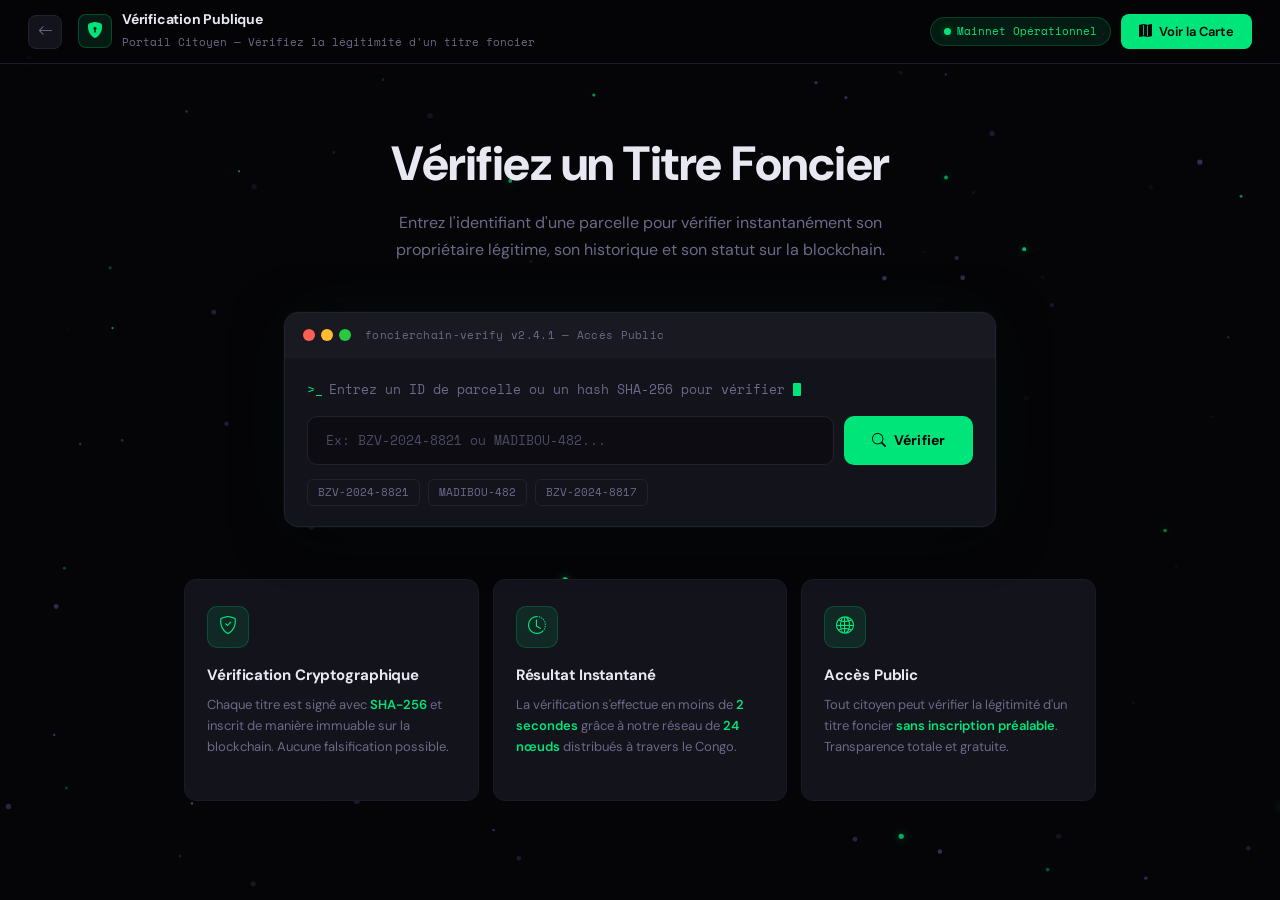
<file: portail_public.html>
<!DOCTYPE html>
<html lang="fr">

<head>
  <meta charset="UTF-8" />
  <meta name="viewport" content="width=device-width, initial-scale=1.0" />
  <title>Vérification Publique | FoncierChain</title>


  <link href="https://cdn.jsdelivr.net/npm/bootstrap@5.3.3/dist/css/bootstrap.min.css" rel="stylesheet" />

  <link
    href="https://fonts.googleapis.com/css2?family=Space+Mono:wght@400;700&family=DM+Sans:ital,wght@0,300;0,400;0,500;0,600;0,700;1,400&display=swap"
    rel="stylesheet" />

  <link rel="stylesheet" href="https://cdn.jsdelivr.net/npm/bootstrap-icons@1.11.3/font/bootstrap-icons.min.css" />

  <link rel="stylesheet" href="css/portail_public.css" />
</head>

<body>


  <canvas id="particle-canvas" aria-hidden="true"></canvas>

  <header class="fc-navbar" role="banner">

    <!-- Back -->
    <a href="index.html" class="nav-back-btn" aria-label="Retour">
      <i class="bi bi-arrow-left"></i>
    </a>

    <!-- Brand -->
    <div class="nav-brand">
      <div class="nav-brand__icon" aria-hidden="true">
        <i class="bi bi-shield-lock-fill"></i>
      </div>
      <div class="nav-brand__text">
        <h1>Vérification Publique</h1>
        <p>Portail Citoyen — Vérifiez la légitimité d'un titre foncier</p>
      </div>
    </div>


    <nav class="nav-actions" aria-label="Actions rapides">
      <div class="badge-mainnet" role="status">Mainnet Opérationnel</div>
      <a href="carte.html" class="btn-map">
        <i class="bi bi-map-fill"></i>
        Voir la Carte
      </a>
    </nav>
  </header>


  <div class="page-wrapper">


    <section class="hero-section" aria-labelledby="hero-title">
      <h2 id="hero-title" class="fade-up">Vérifiez un Titre Foncier</h2>
      <p class="fade-up">
        Entrez l'identifiant d'une parcelle pour vérifier instantanément son
        propriétaire légitime, son historique et son statut sur la blockchain.
      </p>
    </section>


    <div class="terminal-wrapper fade-up" role="search">
      <div class="terminal-card">


        <div class="terminal-titlebar" aria-hidden="true">
          <div class="terminal-dots">
            <span class="terminal-dot dot-red"></span>
            <span class="terminal-dot dot-yellow"></span>
            <span class="terminal-dot dot-green-mac"></span>
          </div>
          <span class="terminal-title">foncierchain-verify v2.4.1 — Accès Public</span>
        </div>


        <div class="terminal-body">
          <div class="terminal-prompt" aria-label="Invite de commande">
            Entrez un ID de parcelle ou un hash SHA-256 pour vérifier
            <span class="cursor-blink" aria-hidden="true"></span>
          </div>


          <div class="search-row">
            <div class="search-input-wrap">
              <input type="text" id="verify-input" class="search-input"
                placeholder="Ex: BZV-2024-8821 ou MADIBOU-482..."
                aria-label="Identifiant ou hash SHA-256 de la parcelle" autocomplete="off" spellcheck="false"
                onkeypress="if(event.key==='Enter')runVerify()" />
            </div>
            <button class="btn-verify-main" onclick="runVerify()" id="verify-btn" aria-label="Lancer la vérification">
              <i class="bi bi-search"></i>
              Vérifier
            </button>
          </div>


          <div class="quick-tags" role="list" aria-label="Exemples de recherche rapide">
            <button class="quick-tag" role="listitem" onclick="setQuery('BZV-2024-8821')">BZV-2024-8821</button>
            <button class="quick-tag" role="listitem" onclick="setQuery('MADIBOU-482')">MADIBOU-482</button>
            <button class="quick-tag" role="listitem" onclick="setQuery('BZV-2024-8817')">BZV-2024-8817</button>
          </div>
        </div>
      </div>
    </div>


    <div class="result-panel" id="result-panel" role="region" aria-live="polite"
      aria-label="Résultat de la vérification"></div>


    <section class="features-section" aria-labelledby="features-title">
      <h2 id="features-title" class="visually-hidden">Fonctionnalités</h2>
      <div class="features-grid">

        <article class="feature-card">
          <div class="feature-icon" aria-hidden="true">
            <i class="bi bi-shield-check"></i>
          </div>
          <h3>Vérification Cryptographique</h3>
          <p>
            Chaque titre est signé avec <strong>SHA-256</strong> et inscrit de manière immuable
            sur la blockchain. Aucune falsification possible.
          </p>
        </article>

        <article class="feature-card">
          <div class="feature-icon" aria-hidden="true">
            <i class="bi bi-clock-history"></i>
          </div>
          <h3>Résultat Instantané</h3>
          <p>
            La vérification s'effectue en moins de <strong>2 secondes</strong> grâce à notre
            réseau de <strong>24 nœuds</strong> distribués à travers le Congo.
          </p>
        </article>

        <article class="feature-card">
          <div class="feature-icon" aria-hidden="true">
            <i class="bi bi-globe2"></i>
          </div>
          <h3>Accès Public</h3>
          <p>
            Tout citoyen peut vérifier la légitimité d'un titre foncier
            <strong>sans inscription préalable</strong>. Transparence totale et gratuite.
          </p>
        </article>

      </div>
    </section>

  </div>

  <script src="https://cdn.jsdelivr.net/npm/bootstrap@5.3.3/dist/js/bootstrap.bundle.min.js"></script>
  <script src="js/portail_public.js"></script>
</body>

</html>
</file>
<file: css/portail_public.css>
:root {
      --fc-bg:          #050508;
      --fc-surface:     #0c0c12;
      --fc-card:        #13131c;
      --fc-card-hover:  #181824;
      --fc-border:      #1a1a28;
      --fc-border-soft: #22222f;
      --fc-green:       #00e57a;
      --fc-green-dim:   rgba(0,229,122,.10);
      --fc-green-mid:   rgba(0,229,122,.20);
      --fc-green-glow:  rgba(0,229,122,.35);
      --fc-red:         #ff3b5c;
      --fc-orange:      #ffb020;
      --fc-text:        #e8e8f2;
      --fc-muted:       #6a6a88;
      --fc-muted2:      #4a4a62;
      --fc-mono:        'Space Mono', monospace;
      --fc-sans:        'DM Sans', sans-serif;
      --nav-h:          64px;
    }

    *, *::before, *::after { box-sizing: border-box; margin: 0; padding: 0; }
    html { scroll-behavior: smooth; }
    body {
      min-height: 100vh;
      background: var(--fc-bg);
      color: var(--fc-text);
      font-family: var(--fc-sans);
      overflow-x: hidden;
    }
    a { text-decoration: none; color: inherit; }

    ::-webkit-scrollbar { width: 4px; }
    ::-webkit-scrollbar-track { background: var(--fc-surface); }
    ::-webkit-scrollbar-thumb { background: var(--fc-border-soft); border-radius: 4px; }

    .fc-navbar {
      position: fixed;
      top: 0; left: 0; right: 0;
      height: var(--nav-h);
      z-index: 1000;
      background: rgba(5, 5, 8, .92);
      backdrop-filter: blur(14px);
      -webkit-backdrop-filter: blur(14px);
      border-bottom: 1px solid var(--fc-border);
      display: flex;
      align-items: center;
      padding: 0 28px;
      gap: 16px;
    }

    .nav-back-btn {
      display: flex;
      align-items: center;
      justify-content: center;
      width: 34px; height: 34px;
      border-radius: 8px;
      border: 1px solid var(--fc-border-soft);
      background: var(--fc-card);
      color: var(--fc-muted);
      font-size: 15px;
      cursor: pointer;
      transition: all .2s;
      flex-shrink: 0;
    }
    .nav-back-btn:hover { color: var(--fc-text); border-color: var(--fc-green); background: var(--fc-green-dim); }

    .nav-brand {
      display: flex;
      align-items: center;
      gap: 10px;
    }

    .nav-brand__icon {
      width: 34px; height: 34px;
      border-radius: 8px;
      background: var(--fc-green-dim);
      border: 1px solid rgba(0,229,122,.25);
      display: flex;
      align-items: center;
      justify-content: center;
      font-size: 16px;
      color: var(--fc-green);
    }

    .nav-brand__text h1 {
      font-size: 14px;
      font-weight: 700;
      color: var(--fc-text);
      line-height: 1.1;
      letter-spacing: -.2px;
    }

    .nav-brand__text p {
      font-size: 10.5px;
      color: var(--fc-muted);
      font-family: var(--fc-mono);
      margin: 0;
    }

    .nav-actions {
      margin-left: auto;
      display: flex;
      align-items: center;
      gap: 10px;
    }

    .badge-mainnet {
      display: flex;
      align-items: center;
      gap: 6px;
      font-family: var(--fc-mono);
      font-size: 11px;
      color: var(--fc-green);
      background: var(--fc-green-dim);
      border: 1px solid rgba(0,229,122,.2);
      border-radius: 20px;
      padding: 5px 13px;
      white-space: nowrap;
    }
    .badge-mainnet::before {
      content: '';
      width: 7px; height: 7px;
      border-radius: 50%;
      background: var(--fc-green);
      box-shadow: 0 0 8px var(--fc-green-glow);
      animation: pulse-dot 2s ease-in-out infinite;
    }

    .btn-map {
      display: flex;
      align-items: center;
      gap: 7px;
      font-size: 13px;
      font-weight: 600;
      color: var(--fc-bg);
      background: var(--fc-green);
      border: none;
      border-radius: 8px;
      padding: 8px 18px;
      cursor: pointer;
      transition: opacity .2s, box-shadow .2s;
      white-space: nowrap;
      text-decoration: none;
    }
    .btn-map:hover {
      opacity: .88;
      box-shadow: 0 0 20px var(--fc-green-glow);
      color: var(--fc-bg);
    }

    #particle-canvas {
      position: fixed;
      top: 0; left: 0;
      width: 100%; height: 100%;
      pointer-events: none;
      z-index: 0;
    }

    .page-wrapper {
      position: relative;
      z-index: 1;
      padding-top: var(--nav-h);
      min-height: 100vh;
      display: flex;
      flex-direction: column;
    }

    .hero-section {
      padding: 72px 24px 48px;
      text-align: center;
      max-width: 720px;
      margin: 0 auto;
      width: 100%;
    }

    .hero-section h2 {
      font-size: clamp(30px, 5vw, 48px);
      font-weight: 800;
      color: var(--fc-text);
      letter-spacing: -.5px;
      line-height: 1.15;
      margin-bottom: 18px;
    }

    .hero-section p {
      font-size: 16px;
      color: var(--fc-muted);
      line-height: 1.7;
      max-width: 560px;
      margin: 0 auto;
    }

    .terminal-wrapper {
      max-width: 760px;
      margin: 0 auto;
      padding: 0 24px;
      width: 100%;
    }

    .terminal-card {
      background: var(--fc-card);
      border: 1px solid var(--fc-border-soft);
      border-radius: 14px;
      overflow: hidden;
      box-shadow:
        0 0 0 1px rgba(0,229,122,.04),
        0 8px 48px rgba(0,0,0,.55),
        0 0 80px rgba(0,229,122,.04);
      transition: box-shadow .3s;
    }
    .terminal-card:focus-within {
      box-shadow:
        0 0 0 1px rgba(0,229,122,.12),
        0 8px 48px rgba(0,0,0,.55),
        0 0 80px rgba(0,229,122,.08);
    }

    .terminal-titlebar {
      display: flex;
      align-items: center;
      gap: 10px;
      padding: 14px 18px;
      background: rgba(255,255,255,.025);
      border-bottom: 1px solid var(--fc-border);
    }

    .terminal-dots {
      display: flex;
      gap: 6px;
    }
    .terminal-dot {
      width: 12px; height: 12px;
      border-radius: 50%;
    }
    .dot-red    { background: #ff5f57; }
    .dot-yellow { background: #febc2e; }
    .dot-green-mac { background: #28c840; }

    .terminal-title {
      font-family: var(--fc-mono);
      font-size: 11px;
      color: var(--fc-muted);
      margin-left: 4px;
      letter-spacing: .3px;
    }

    .terminal-body {
      padding: 22px 22px 20px;
    }

    .terminal-prompt {
      font-family: var(--fc-mono);
      font-size: 13px;
      color: var(--fc-muted);
      margin-bottom: 16px;
      display: flex;
      align-items: center;
      gap: 6px;
    }
    .terminal-prompt::before {
      content: '>_';
      color: var(--fc-green);
    }

    .search-row {
      display: flex;
      gap: 10px;
      align-items: stretch;
    }

    .search-input-wrap {
      flex: 1;
      position: relative;
    }

    .search-input {
      width: 100%;
      background: var(--fc-surface);
      border: 1px solid var(--fc-border-soft);
      border-radius: 10px;
      color: var(--fc-text);
      font-family: var(--fc-mono);
      font-size: 13px;
      padding: 14px 18px;
      outline: none;
      transition: border-color .2s, box-shadow .2s;
      caret-color: var(--fc-green);
    }
    .search-input::placeholder { color: var(--fc-muted2); }
    .search-input:focus {
      border-color: rgba(0,229,122,.4);
      box-shadow: 0 0 0 3px rgba(0,229,122,.07);
    }

    .btn-verify-main {
      display: flex;
      align-items: center;
      gap: 8px;
      font-size: 14px;
      font-weight: 700;
      color: var(--fc-bg);
      background: var(--fc-green);
      border: none;
      border-radius: 10px;
      padding: 14px 28px;
      cursor: pointer;
      white-space: nowrap;
      transition: opacity .2s, box-shadow .2s, transform .15s;
      letter-spacing: .1px;
    }
    .btn-verify-main:hover {
      opacity: .9;
      box-shadow: 0 0 24px var(--fc-green-glow);
    }
    .btn-verify-main:active { transform: scale(.98); }
    .btn-verify-main.loading { opacity: .7; pointer-events: none; }

    .quick-tags {
      display: flex;
      gap: 8px;
      margin-top: 14px;
      flex-wrap: wrap;
    }

    .quick-tag {
      font-family: var(--fc-mono);
      font-size: 11px;
      color: var(--fc-muted);
      background: transparent;
      border: 1px solid var(--fc-border-soft);
      border-radius: 6px;
      padding: 4px 10px;
      cursor: pointer;
      transition: all .18s;
    }
    .quick-tag:hover {
      color: var(--fc-green);
      border-color: rgba(0,229,122,.35);
      background: var(--fc-green-dim);
    }

    .result-panel {
      max-width: 760px;
      margin: 20px auto 0;
      padding: 0 24px;
      width: 100%;
    }

    .result-box {
      border-radius: 12px;
      border: 1px solid;
      padding: 20px 22px;
      animation: slide-in .3s ease-out;
    }
    .result-box--success {
      background: var(--fc-green-dim);
      border-color: rgba(0,229,122,.25);
    }
    .result-box--error {
      background: rgba(255,59,92,.07);
      border-color: rgba(255,59,92,.25);
    }

    .result-header {
      display: flex;
      align-items: center;
      gap: 10px;
      margin-bottom: 16px;
    }
    .result-header__icon {
      width: 32px; height: 32px;
      border-radius: 8px;
      display: flex;
      align-items: center;
      justify-content: center;
      font-size: 15px;
    }
    .result-header__icon--success { background: var(--fc-green-mid); color: var(--fc-green); }
    .result-header__icon--error   { background: rgba(255,59,92,.15); color: var(--fc-red); }

    .result-header__title {
      font-size: 13px;
      font-weight: 700;
      color: var(--fc-text);
    }
    .result-header__sub {
      font-family: var(--fc-mono);
      font-size: 10px;
      color: var(--fc-muted);
    }

    .result-grid {
      display: grid;
      grid-template-columns: repeat(auto-fill, minmax(200px, 1fr));
      gap: 8px;
    }

    .result-field {
      background: rgba(0,0,0,.25);
      border: 1px solid var(--fc-border);
      border-radius: 8px;
      padding: 10px 12px;
    }
    .result-field__label {
      font-size: 10px;
      font-weight: 600;
      text-transform: uppercase;
      letter-spacing: .7px;
      color: var(--fc-muted);
      margin-bottom: 4px;
    }
    .result-field__value {
      font-size: 13px;
      font-weight: 600;
      color: var(--fc-text);
      font-family: var(--fc-mono);
    }

    .result-badge {
      display: inline-flex;
      align-items: center;
      gap: 5px;
      font-size: 11px;
      font-weight: 700;
      padding: 3px 10px;
      border-radius: 20px;
      margin-top: 12px;
    }
    .result-badge--confirmed { background: var(--fc-green-mid); color: var(--fc-green); border: 1px solid rgba(0,229,122,.3); }
    .result-badge--litige    { background: rgba(255,59,92,.15); color: var(--fc-red);   border: 1px solid rgba(255,59,92,.3); }
    .result-badge--pending   { background: rgba(255,176,32,.12); color: var(--fc-orange); border: 1px solid rgba(255,176,32,.3); }

    .hash-display {
      font-family: var(--fc-mono);
      font-size: 10px;
      color: var(--fc-muted);
      word-break: break-all;
      margin-top: 12px;
      padding: 10px 12px;
      background: rgba(0,0,0,.3);
      border-radius: 8px;
      border: 1px solid var(--fc-border);
    }

    .loading-bar {
      height: 2px;
      background: linear-gradient(90deg, transparent, var(--fc-green), transparent);
      background-size: 200% 100%;
      animation: shimmer 1.2s infinite;
      border-radius: 2px;
      margin-bottom: 14px;
    }

    .features-section {
      max-width: 960px;
      margin: 52px auto 0;
      padding: 0 24px 72px;
      width: 100%;
    }

    .features-grid {
      display: grid;
      grid-template-columns: repeat(3, 1fr);
      gap: 14px;
    }

    @media (max-width: 768px) {
      .features-grid { grid-template-columns: 1fr; }
      .fc-navbar { 
        padding: 0 12px; 
        gap: 8px;
        flex-wrap: nowrap;
      }
      .nav-brand { overflow: hidden; min-width: 0; flex: 1; }
      .nav-brand__text h1 { font-size: 12px; white-space: nowrap; overflow: hidden; text-overflow: ellipsis; }
      .nav-brand__text p { display: none; }
      .nav-brand__icon { width: 28px; height: 28px; font-size: 13px; flex-shrink: 0; }
      .nav-back-btn { width: 30px; height: 30px; font-size: 13px; }
      .nav-actions { gap: 6px; flex-shrink: 0; }
      .badge-mainnet { display: none; }
      .btn-map { font-size: 11px; padding: 6px 12px; }
      .btn-map i { margin-right: 0; }
      .hero-section { padding: 40px 16px 28px; }
      .hero-section h2 { font-size: 24px; }
      .hero-section p { font-size: 14px; }
      .terminal-wrapper { padding: 0 12px; }
      .terminal-body { padding: 14px; }
      .terminal-prompt { font-size: 11px; flex-wrap: wrap; }
      .search-row { flex-direction: column; gap: 8px; }
      .btn-verify-main { width: 100%; justify-content: center; padding: 12px 20px; }
      .search-input { font-size: 12px; padding: 12px 14px; }
      .terminal-titlebar { padding: 10px 14px; }
      .terminal-title { font-size: 9px; }
      .result-panel { padding: 0 12px; }
      .result-box { padding: 14px 16px; }
      .result-grid { grid-template-columns: 1fr; }
      .features-section { padding: 0 12px 40px; margin-top: 30px; }
      .feature-card { padding: 18px 16px; }
    }

    @media (max-width: 480px) {
      .fc-navbar { padding: 0 8px; }
      .nav-brand__text h1 { font-size: 11px; }
      .btn-map { font-size: 10px; padding: 5px 10px; gap: 4px; }
      .hero-section h2 { font-size: 20px; }
      .hero-section p { font-size: 13px; }
      .search-input { font-size: 11px; }
      .btn-verify-main { font-size: 12px; }
      .quick-tag { font-size: 10px; padding: 3px 8px; }
    }

    .feature-card {
      background: var(--fc-card);
      border: 1px solid var(--fc-border);
      border-radius: 12px;
      padding: 26px 22px;
      transition: border-color .2s, background .2s, transform .2s;
      cursor: default;
    }
    .feature-card:hover {
      background: var(--fc-card-hover);
      border-color: rgba(0,229,122,.18);
      transform: translateY(-2px);
    }

    .feature-icon {
      width: 42px; height: 42px;
      border-radius: 10px;
      background: var(--fc-green-dim);
      border: 1px solid rgba(0,229,122,.2);
      display: flex;
      align-items: center;
      justify-content: center;
      font-size: 18px;
      color: var(--fc-green);
      margin-bottom: 18px;
    }

    .feature-card h3 {
      font-size: 15px;
      font-weight: 700;
      color: var(--fc-text);
      margin-bottom: 10px;
      letter-spacing: -.1px;
    }

    .feature-card p {
      font-size: 13px;
      color: var(--fc-muted);
      line-height: 1.65;
    }

    .feature-card p strong {
      color: var(--fc-green);
      font-weight: 600;
    }

    @keyframes pulse-dot {
      0%, 100% { opacity: 1; box-shadow: 0 0 8px var(--fc-green-glow); }
      50%       { opacity: .4; box-shadow: none; }
    }

    @keyframes shimmer {
      0%   { background-position: -200% 0; }
      100% { background-position:  200% 0; }
    }

    @keyframes slide-in {
      from { opacity: 0; transform: translateY(10px); }
      to   { opacity: 1; transform: translateY(0); }
    }

    @keyframes blink {
      0%, 100% { opacity: 1; }
      50%       { opacity: 0; }
    }

    .cursor-blink {
      display: inline-block;
      width: 8px; height: 13px;
      background: var(--fc-green);
      border-radius: 1px;
      margin-left: 2px;
      vertical-align: middle;
      animation: blink 1.1s step-end infinite;
    }

    .fade-up {
      opacity: 0;
      transform: translateY(20px);
      animation: fade-up-anim .6s ease-out forwards;
    }
    .fade-up:nth-child(2) { animation-delay: .1s; }
    .fade-up:nth-child(3) { animation-delay: .2s; }

    @keyframes fade-up-anim {
      to { opacity: 1; transform: translateY(0); }
    }

    .result-panel { display: none; }
</file>
